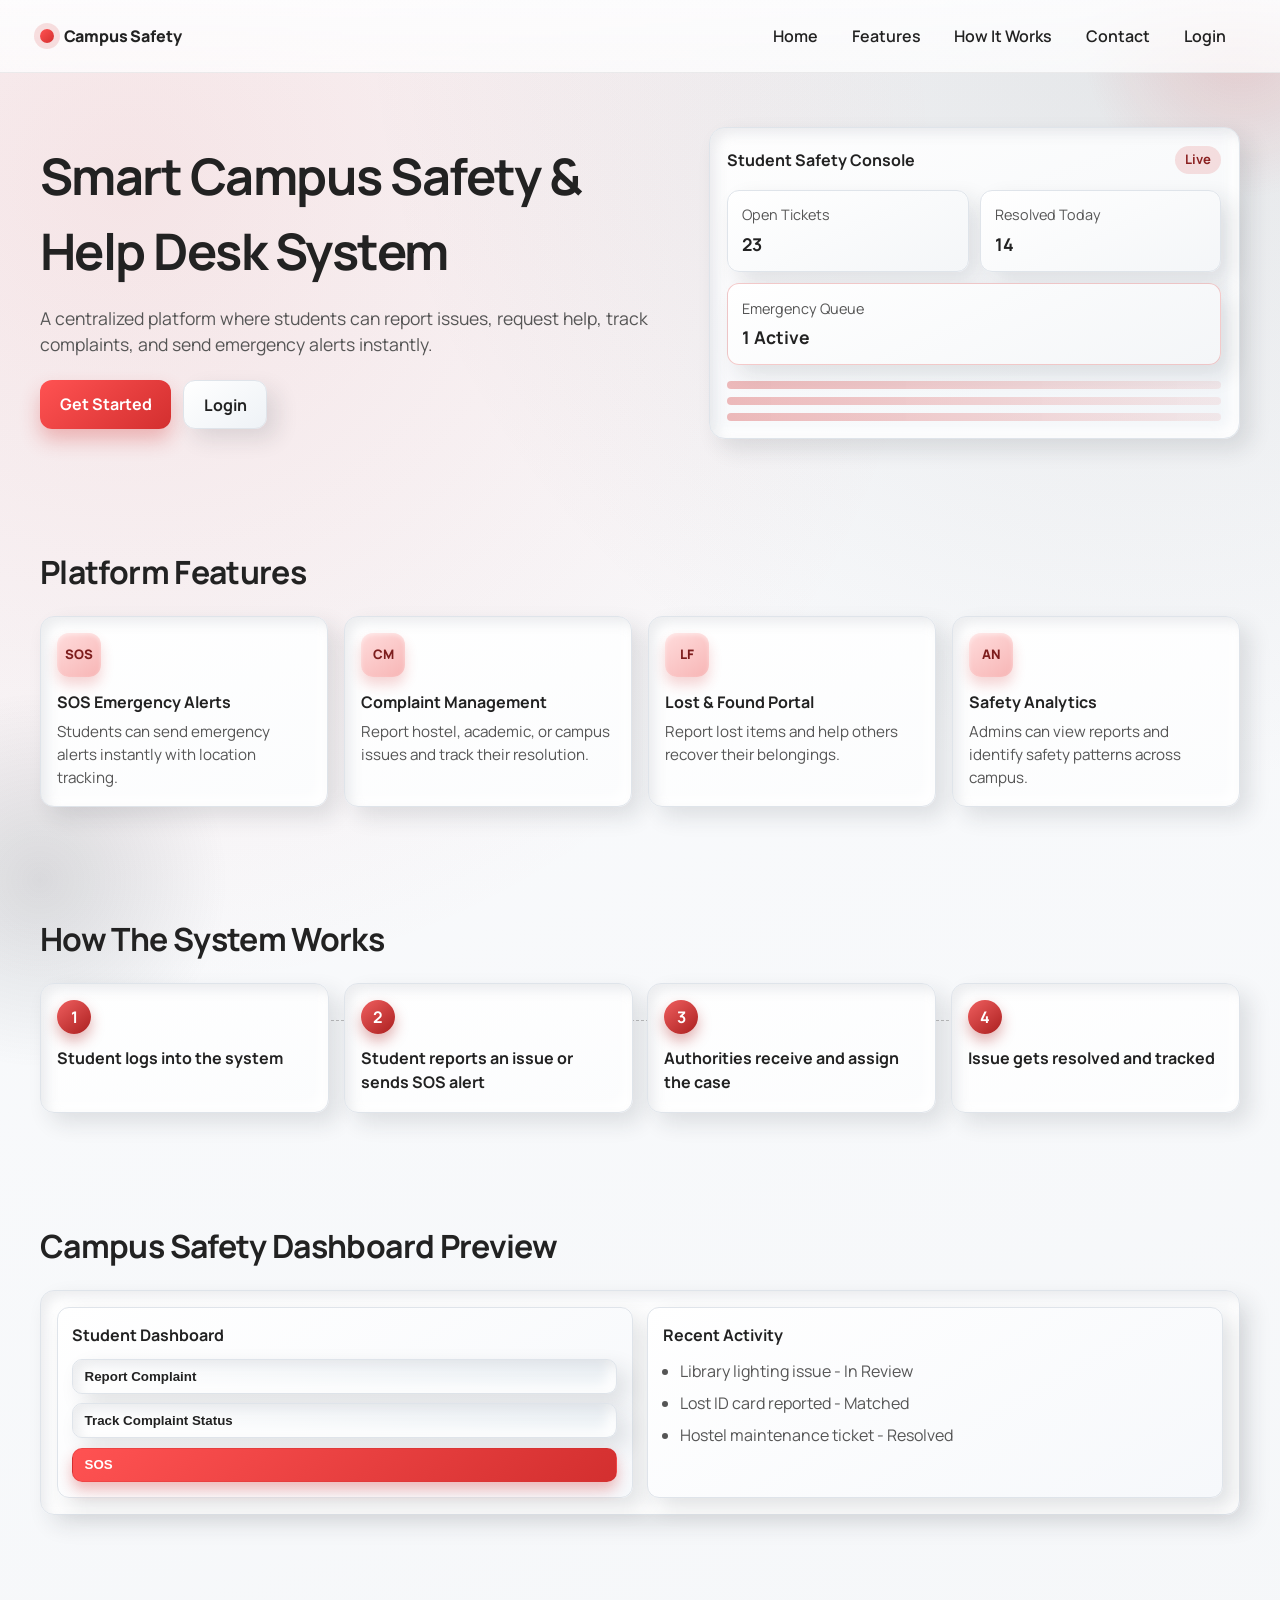
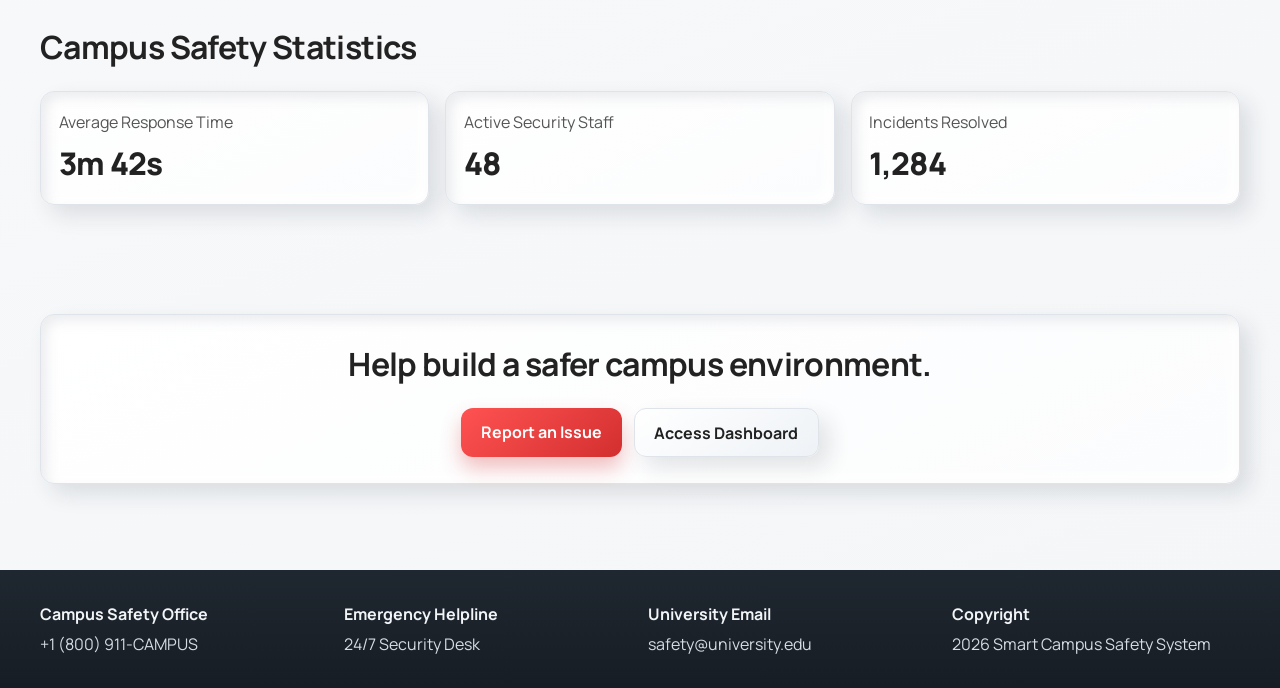
<file: campus-safety-system/index.html>
<!DOCTYPE html>
<html lang="en">
<head>
    <meta charset="UTF-8" />
    <meta name="viewport" content="width=device-width, initial-scale=1.0" />
    <meta name="description" content="Smart Campus Safety & Help Desk Management System landing page" />
    <title>Smart Campus Safety & Help Desk Management System</title>
    <link rel="preconnect" href="https://fonts.googleapis.com" />
    <link rel="preconnect" href="https://fonts.gstatic.com" crossorigin />
    <link href="https://fonts.googleapis.com/css2?family=Manrope:wght@400;500;600;700;800&display=swap" rel="stylesheet" />
    <link rel="stylesheet" href="css/style.css" />
</head>
<body>
    <div class="page-bg-orb orb-a" aria-hidden="true"></div>
    <div class="page-bg-orb orb-b" aria-hidden="true"></div>

    <header class="site-header" id="siteHeader">
        <div class="container nav-wrap">
            <a href="#home" class="brand" aria-label="Campus Safety Home">
                <span class="brand-dot" aria-hidden="true"></span>
                <span>Campus Safety</span>
            </a>

            <button class="menu-toggle" id="menuToggle" aria-label="Toggle navigation menu" aria-controls="mainNav" aria-expanded="false">
                <span></span>
                <span></span>
                <span></span>
            </button>

            <nav class="main-nav" id="mainNav" aria-label="Primary">
                <a href="#home">Home</a>
                <a href="#features">Features</a>
                <a href="#how-it-works">How It Works</a>
                <a href="#contact">Contact</a>
                <a href="login.html">Login</a>
            </nav>
        </div>
    </header>

    <main>
        <section class="hero section" id="home">
            <div class="container hero-grid">
                <div class="hero-copy">
                    <h1>Smart Campus Safety &amp; Help Desk System</h1>
                    <p class="hero-subtext">A centralized platform where students can report issues, request help, track complaints, and send emergency alerts instantly.</p>
                    <div class="hero-actions">
                        <a href="signup.html" class="btn btn-primary">Get Started</a>
                        <a href="login.html" class="btn btn-secondary">Login</a>
                    </div>
                </div>

                <aside class="hero-visual" aria-label="Safety platform dashboard concept">
                    <div class="visual-top">
                        <p class="visual-title">Student Safety Console</p>
                        <span class="visual-badge">Live</span>
                    </div>
                    <div class="visual-grid">
                        <div class="visual-card">
                            <p>Open Tickets</p>
                            <strong>23</strong>
                        </div>
                        <div class="visual-card">
                            <p>Resolved Today</p>
                            <strong>14</strong>
                        </div>
                        <div class="visual-card visual-alert">
                            <p>Emergency Queue</p>
                            <strong>1 Active</strong>
                        </div>
                    </div>
                    <div class="visual-bar-group" aria-hidden="true">
                        <span></span>
                        <span></span>
                        <span></span>
                    </div>
                </aside>
            </div>
        </section>

        <section class="section features" id="features">
            <div class="container">
                <h2>Platform Features</h2>
                <div class="feature-grid">
                    <article class="feature-card">
                        <div class="icon-badge" aria-hidden="true">SOS</div>
                        <h3>SOS Emergency Alerts</h3>
                        <p>Students can send emergency alerts instantly with location tracking.</p>
                    </article>
                    <article class="feature-card">
                        <div class="icon-badge" aria-hidden="true">CM</div>
                        <h3>Complaint Management</h3>
                        <p>Report hostel, academic, or campus issues and track their resolution.</p>
                    </article>
                    <article class="feature-card">
                        <div class="icon-badge" aria-hidden="true">LF</div>
                        <h3>Lost &amp; Found Portal</h3>
                        <p>Report lost items and help others recover their belongings.</p>
                    </article>
                    <article class="feature-card">
                        <div class="icon-badge" aria-hidden="true">AN</div>
                        <h3>Safety Analytics</h3>
                        <p>Admins can view reports and identify safety patterns across campus.</p>
                    </article>
                </div>
            </div>
        </section>

        <section class="section workflow" id="how-it-works">
            <div class="container">
                <h2>How The System Works</h2>
                <div class="steps-grid" role="list">
                    <article class="step-item" role="listitem">
                        <span class="step-index">1</span>
                        <h3>Student logs into the system</h3>
                    </article>
                    <article class="step-item" role="listitem">
                        <span class="step-index">2</span>
                        <h3>Student reports an issue or sends SOS alert</h3>
                    </article>
                    <article class="step-item" role="listitem">
                        <span class="step-index">3</span>
                        <h3>Authorities receive and assign the case</h3>
                    </article>
                    <article class="step-item" role="listitem">
                        <span class="step-index">4</span>
                        <h3>Issue gets resolved and tracked</h3>
                    </article>
                </div>
            </div>
        </section>

        <section class="section dashboard-preview" id="dashboard-preview">
            <div class="container">
                <h2>Campus Safety Dashboard Preview</h2>
                <div class="preview-shell">
                    <div class="preview-left">
                        <p class="preview-heading">Student Dashboard</p>
                        <div class="preview-actions">
                            <button type="button" class="mini-btn">Report Complaint</button>
                            <button type="button" class="mini-btn">Track Complaint Status</button>
                            <button type="button" class="mini-btn mini-btn-danger">SOS</button>
                        </div>
                    </div>
                    <div class="preview-right">
                        <p class="preview-heading">Recent Activity</p>
                        <ul class="activity-list">
                            <li>Library lighting issue - In Review</li>
                            <li>Lost ID card reported - Matched</li>
                            <li>Hostel maintenance ticket - Resolved</li>
                        </ul>
                    </div>
                </div>
            </div>
        </section>

        <section class="section stats" id="stats">
            <div class="container">
                <h2>Campus Safety Statistics</h2>
                <div class="stats-grid">
                    <article class="stat-card">
                        <p class="stat-title">Average Response Time</p>
                        <p class="stat-value">3m 42s</p>
                    </article>
                    <article class="stat-card">
                        <p class="stat-title">Active Security Staff</p>
                        <p class="stat-value">48</p>
                    </article>
                    <article class="stat-card">
                        <p class="stat-title">Incidents Resolved</p>
                        <p class="stat-value">1,284</p>
                    </article>
                </div>
            </div>
        </section>

        <section class="section cta" id="cta">
            <div class="container cta-panel">
                <h2>Help build a safer campus environment.</h2>
                <div class="cta-actions">
                    <a href="dashboard.html" class="btn btn-primary">Report an Issue</a>
                    <a href="dashboard.html" class="btn btn-secondary">Access Dashboard</a>
                </div>
            </div>
        </section>
    </main>

    <footer class="site-footer" id="contact">
        <div class="container footer-grid">
            <div>
                <h3>Campus Safety Office</h3>
                <p>+1 (800) 911-CAMPUS</p>
            </div>
            <div>
                <h3>Emergency Helpline</h3>
                <p>24/7 Security Desk</p>
            </div>
            <div>
                <h3>University Email</h3>
                <p>safety@university.edu</p>
            </div>
            <div>
                <h3>Copyright</h3>
                <p>2026 Smart Campus Safety System</p>
            </div>
        </div>
    </footer>

    <script src="js/script.js"></script>
</body>
</html>
</file>
<file: campus-safety-system/css/style.css>
:root {
    --primary: #d32f2f;
    --primary-accent: #ff5252;
    --bg: #f4f6f8;
    --card-bg: #ffffff;
    --text-main: #222222;
    --text-muted: #555555;
    --line: #dfe4ea;
    --radius-lg: 16px;
    --radius-md: 14px;
    --radius-sm: 12px;
    --shadow-soft: 10px 10px 22px rgba(35, 41, 48, 0.12);
    --shadow-lift: 14px 16px 26px rgba(35, 41, 48, 0.16);
    --shadow-inset: inset 6px 6px 12px rgba(147, 156, 168, 0.18), inset -8px -8px 12px rgba(255, 255, 255, 0.92);
    --transition: 220ms ease;
}

* {
    box-sizing: border-box;
}

html {
    scroll-behavior: smooth;
}

html,
body {
    margin: 0;
    padding: 0;
}

body {
    min-height: 100vh;
    font-family: "Manrope", "Segoe UI", sans-serif;
    color: var(--text-main);
    background:
        radial-gradient(circle at 10% 8%, rgba(211, 47, 47, 0.11), transparent 34%),
        radial-gradient(circle at 90% 0%, rgba(38, 45, 52, 0.1), transparent 31%),
        linear-gradient(160deg, #fafbfd 0%, var(--bg) 100%);
    line-height: 1.5;
    overflow-x: hidden;
}

.page-bg-orb {
    position: fixed;
    border-radius: 50%;
    z-index: -1;
    pointer-events: none;
}

.orb-a {
    top: -120px;
    right: -120px;
    width: 320px;
    height: 320px;
    background: radial-gradient(circle, rgba(211, 47, 47, 0.16) 0%, rgba(211, 47, 47, 0) 70%);
}

.orb-b {
    bottom: -170px;
    left: -150px;
    width: 380px;
    height: 380px;
    background: radial-gradient(circle, rgba(33, 42, 52, 0.14) 0%, rgba(33, 42, 52, 0) 70%);
}

.container {
    width: min(1200px, calc(100% - 2rem));
    margin-inline: auto;
}

.section {
    padding: 3.4rem 0;
}

h1,
h2,
h3,
p {
    margin: 0;
}

h2 {
    font-size: clamp(1.4rem, 2.9vw, 2rem);
    margin-bottom: 1.25rem;
    letter-spacing: -0.02em;
}

.site-header {
    position: sticky;
    top: 0;
    z-index: 20;
    background: linear-gradient(180deg, rgba(253, 253, 254, 0.92), rgba(253, 253, 254, 0.78));
    backdrop-filter: blur(10px);
    border-bottom: 1px solid rgba(34, 34, 34, 0.08);
    transition: box-shadow var(--transition);
}

.site-header.scrolled {
    box-shadow: 0 8px 18px rgba(37, 45, 54, 0.14);
}

.nav-wrap {
    min-height: 72px;
    display: flex;
    align-items: center;
    justify-content: space-between;
    gap: 1rem;
}

.brand {
    display: inline-flex;
    align-items: center;
    gap: 0.6rem;
    text-decoration: none;
    color: var(--text-main);
    font-weight: 800;
    letter-spacing: -0.01em;
}

.brand-dot {
    width: 14px;
    height: 14px;
    border-radius: 50%;
    background: linear-gradient(135deg, var(--primary-accent), var(--primary));
    box-shadow: 0 0 0 6px rgba(211, 47, 47, 0.14);
}

.main-nav {
    display: flex;
    align-items: center;
    gap: 0.3rem;
}

.main-nav a {
    text-decoration: none;
    color: var(--text-main);
    font-weight: 600;
    border-radius: 999px;
    padding: 0.55rem 0.9rem;
    transition: transform var(--transition), background-color var(--transition);
}

.main-nav a:hover,
.main-nav a:focus-visible {
    background: rgba(211, 47, 47, 0.1);
    transform: translateY(-1px);
    outline: none;
}

.menu-toggle {
    display: none;
    width: 44px;
    height: 44px;
    border: 1px solid var(--line);
    border-radius: var(--radius-sm);
    background: linear-gradient(145deg, #ffffff, #ecf0f3);
    box-shadow: var(--shadow-soft), var(--shadow-inset);
    cursor: pointer;
    padding: 0;
}

.menu-toggle span {
    display: block;
    width: 22px;
    height: 2px;
    background: var(--text-main);
    margin: 4px auto;
}

.hero-grid {
    display: grid;
    grid-template-columns: 1.1fr 0.9fr;
    align-items: center;
    gap: 1.2rem;
}

.hero-copy h1 {
    font-size: clamp(2rem, 4.4vw, 3.15rem);
    letter-spacing: -0.03em;
    max-width: 780px;
}

.hero-subtext {
    margin-top: 1rem;
    max-width: 700px;
    color: var(--text-muted);
    font-size: clamp(1rem, 2vw, 1.1rem);
}

.hero-actions {
    margin-top: 1.4rem;
    display: flex;
    gap: 0.8rem;
    flex-wrap: wrap;
}

.hero-visual {
    border-radius: var(--radius-lg);
    border: 1px solid var(--line);
    background: linear-gradient(160deg, rgba(255, 255, 255, 0.94), rgba(242, 245, 248, 0.94));
    box-shadow: var(--shadow-soft), var(--shadow-inset);
    padding: 1.1rem;
}

.visual-top {
    display: flex;
    align-items: center;
    justify-content: space-between;
    margin-bottom: 1rem;
}

.visual-title {
    font-weight: 700;
}

.visual-badge {
    border-radius: 999px;
    padding: 0.25rem 0.65rem;
    background: rgba(211, 47, 47, 0.14);
    color: #8a2020;
    font-size: 0.82rem;
    font-weight: 700;
}

.visual-grid {
    display: grid;
    grid-template-columns: 1fr 1fr;
    gap: 0.7rem;
}

.visual-card {
    border-radius: var(--radius-sm);
    border: 1px solid var(--line);
    background: linear-gradient(155deg, #ffffff, #f4f6f8);
    box-shadow: var(--shadow-soft);
    padding: 0.85rem;
}

.visual-card p {
    color: var(--text-muted);
    font-size: 0.9rem;
}

.visual-card strong {
    display: block;
    margin-top: 0.32rem;
    font-size: 1.1rem;
}

.visual-alert {
    grid-column: span 2;
    border-color: rgba(211, 47, 47, 0.25);
}

.visual-bar-group {
    margin-top: 1rem;
    display: grid;
    gap: 0.48rem;
}

.visual-bar-group span {
    height: 8px;
    border-radius: 999px;
    background: linear-gradient(90deg, rgba(211, 47, 47, 0.32), rgba(211, 47, 47, 0.08));
}

.feature-grid {
    display: grid;
    grid-template-columns: repeat(4, minmax(0, 1fr));
    gap: 1rem;
}

.feature-card,
.step-item,
.preview-shell,
.stat-card,
.cta-panel {
    border-radius: var(--radius-md);
    border: 1px solid var(--line);
    background: linear-gradient(155deg, var(--card-bg), #fbfcfd);
    box-shadow: var(--shadow-soft), var(--shadow-inset);
}

.feature-card {
    padding: 1rem;
    transition: transform var(--transition), box-shadow var(--transition);
}

.feature-card:hover,
.stat-card:hover,
.preview-shell:hover {
    transform: translateY(-4px);
    box-shadow: var(--shadow-lift), var(--shadow-inset);
}

.icon-badge {
    width: 44px;
    height: 44px;
    border-radius: 12px;
    display: grid;
    place-items: center;
    margin-bottom: 0.8rem;
    font-size: 0.82rem;
    font-weight: 800;
    color: #7d1d1d;
    background: linear-gradient(145deg, #ffdcdc, #f7b5b5);
    box-shadow: 0 8px 13px rgba(211, 47, 47, 0.2), inset 0 2px 4px rgba(255, 255, 255, 0.45);
}

.feature-card h3,
.step-item h3 {
    font-size: 1rem;
}

.feature-card p {
    margin-top: 0.45rem;
    color: var(--text-muted);
    font-size: 0.95rem;
}

.steps-grid {
    position: relative;
    display: grid;
    grid-template-columns: repeat(4, minmax(0, 1fr));
    gap: 0.9rem;
}

.steps-grid::before {
    content: "";
    position: absolute;
    top: 37px;
    left: 8%;
    right: 8%;
    border-top: 1px dashed rgba(85, 85, 85, 0.35);
    z-index: 0;
}

.step-item {
    min-height: 130px;
    position: relative;
    z-index: 1;
    padding: 1rem;
    display: grid;
    gap: 0.75rem;
    align-content: start;
}

.step-index {
    width: 34px;
    height: 34px;
    border-radius: 50%;
    display: grid;
    place-items: center;
    color: #fff;
    font-weight: 700;
    background: linear-gradient(140deg, #ef5f5f, #ab1f1f);
    box-shadow: 0 7px 14px rgba(171, 29, 29, 0.35);
}

.preview-shell {
    display: grid;
    grid-template-columns: 1fr 1fr;
    gap: 0.9rem;
    padding: 1rem;
    transition: transform var(--transition), box-shadow var(--transition);
}

.preview-left,
.preview-right {
    border-radius: var(--radius-sm);
    border: 1px solid var(--line);
    background: linear-gradient(150deg, #ffffff, #f6f8fb);
    box-shadow: var(--shadow-soft);
    padding: 0.9rem;
}

.preview-heading {
    font-weight: 700;
    margin-bottom: 0.8rem;
}

.preview-actions {
    display: grid;
    gap: 0.6rem;
}

.mini-btn {
    border: 1px solid var(--line);
    border-radius: 10px;
    background: linear-gradient(145deg, #ffffff, #ecf1f5);
    box-shadow: var(--shadow-soft), var(--shadow-inset);
    color: var(--text-main);
    padding: 0.55rem 0.7rem;
    text-align: left;
    font-weight: 600;
    cursor: pointer;
}

.mini-btn:active {
    box-shadow: inset 6px 6px 10px rgba(147, 156, 168, 0.2), inset -6px -6px 10px rgba(255, 255, 255, 0.9);
}

.mini-btn-danger {
    color: #fff;
    background: linear-gradient(140deg, var(--primary-accent), var(--primary));
    border-color: rgba(211, 47, 47, 0.35);
    box-shadow: 0 8px 14px rgba(211, 47, 47, 0.32);
}

.activity-list {
    margin: 0;
    padding-left: 1.1rem;
    color: var(--text-muted);
    display: grid;
    gap: 0.48rem;
}

.stats-grid {
    display: grid;
    grid-template-columns: repeat(3, minmax(0, 1fr));
    gap: 1rem;
}

.stat-card {
    padding: 1.1rem;
    transition: transform var(--transition), box-shadow var(--transition);
}

.stat-title {
    color: var(--text-muted);
}

.stat-value {
    margin-top: 0.35rem;
    font-weight: 800;
    font-size: 1.95rem;
    letter-spacing: -0.02em;
}

.cta-panel {
    text-align: center;
    padding: 1.6rem;
}

.cta-actions,
.hero-actions {
    display: flex;
    gap: 0.75rem;
    flex-wrap: wrap;
}

.cta-actions {
    margin-top: 1rem;
    justify-content: center;
}

.btn {
    text-decoration: none;
    border-radius: 12px;
    padding: 0.72rem 1.22rem;
    font-weight: 700;
    transition: transform var(--transition), box-shadow var(--transition), filter var(--transition);
}

.btn:hover {
    transform: translateY(-2px);
    filter: saturate(1.03);
}

.btn.btn-glow {
    box-shadow: 0 0 0 3px rgba(211, 47, 47, 0.12), 0 10px 20px rgba(211, 47, 47, 0.26);
}

.btn-primary {
    color: #fff;
    background: linear-gradient(140deg, var(--primary-accent), var(--primary));
    box-shadow: 0 11px 20px rgba(211, 47, 47, 0.3);
}

.btn-secondary {
    color: var(--text-main);
    border: 1px solid var(--line);
    background: linear-gradient(145deg, #ffffff, #eef2f6);
    box-shadow: var(--shadow-soft);
}

.site-footer {
    margin-top: 2rem;
    padding: 2rem 0;
    background: linear-gradient(180deg, #1f2730 0%, #171d24 100%);
    color: #f2f5f8;
}

.footer-grid {
    display: grid;
    grid-template-columns: repeat(4, minmax(0, 1fr));
    gap: 1rem;
}

.site-footer h3 {
    font-size: 1rem;
}

.site-footer p {
    margin-top: 0.35rem;
    color: #d5dce2;
}

@media (max-width: 1200px) {
    .feature-grid {
        grid-template-columns: repeat(2, minmax(0, 1fr));
    }
}

@media (max-width: 1024px) {
    .section {
        padding: 3rem 0;
    }

    .hero-grid {
        grid-template-columns: 1fr;
    }

    .hero-copy {
        text-align: center;
    }

    .hero-actions {
        justify-content: center;
    }

    .steps-grid {
        grid-template-columns: repeat(2, minmax(0, 1fr));
    }

    .steps-grid::before {
        display: none;
    }
}

@media (max-width: 768px) {
    .container {
        width: min(100%, calc(100% - 1.2rem));
    }

    .menu-toggle {
        display: inline-block;
    }

    .main-nav {
        position: absolute;
        top: 76px;
        left: 0.6rem;
        right: 0.6rem;
        display: grid;
        gap: 0.3rem;
        padding: 0.6rem;
        border-radius: var(--radius-md);
        border: 1px solid var(--line);
        background: linear-gradient(170deg, rgba(255, 255, 255, 0.96), rgba(241, 245, 248, 0.96));
        box-shadow: var(--shadow-soft);
        transform-origin: top;
        transform: scaleY(0.85);
        opacity: 0;
        pointer-events: none;
        transition: opacity var(--transition), transform var(--transition);
    }

    .main-nav.open {
        transform: scaleY(1);
        opacity: 1;
        pointer-events: auto;
    }

    .main-nav a {
        border-radius: var(--radius-sm);
    }

    .feature-grid,
    .stats-grid,
    .footer-grid,
    .steps-grid,
    .preview-shell {
        grid-template-columns: 1fr;
    }
}

@media (max-width: 480px) {
    .section {
        padding: 2.3rem 0;
    }

    .hero-subtext {
        font-size: 0.95rem;
    }

    .btn {
        width: 100%;
        text-align: center;
    }
}

@media (prefers-reduced-motion: reduce) {
    *,
    *::before,
    *::after {
        animation: none !important;
        transition: none !important;
    }
}
</file>
